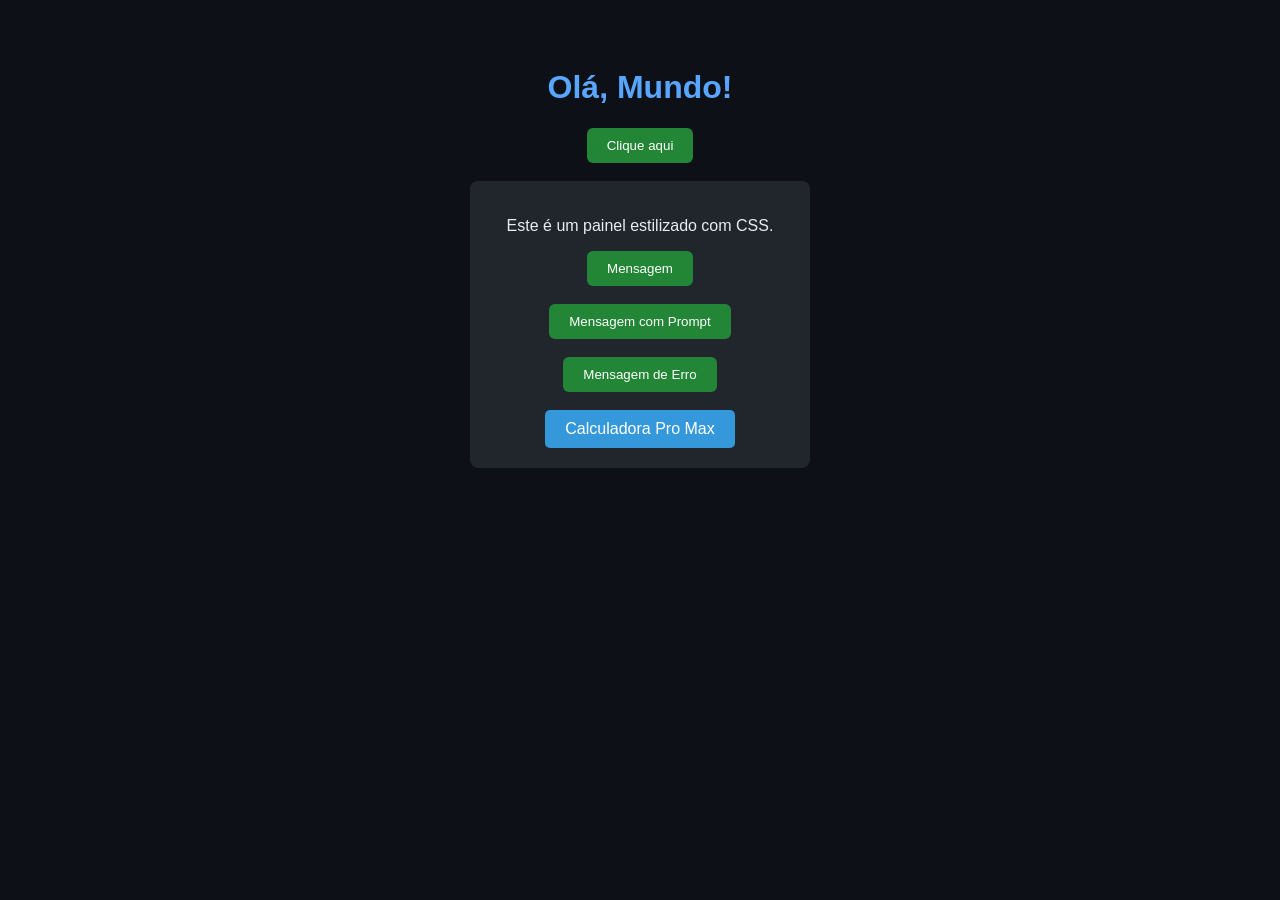
<file: index.html>
<!DOCTYPE html>
<html lang="pt-BR">

<head>
  <meta charset="UTF-8">
  <title>Minha Página</title>
  <link rel="stylesheet" href="styles.css">
</head>

<body>
  <h1 id="titulo">Olá, Mundo!</h1>
  <button onclick="mudar()">Clique aqui</button>

  <br><br>
  <div class="painel">
    <p>Este é um painel estilizado com CSS.</p>
    <button onclick="mensagem()">Mensagem</button>
    <br>
    <button onclick="mensagemWindowAlert()">Mensagem com Prompt</button>
    <br>
    <button onclick="mensagemErro()">Mensagem de Erro</button>
    <br>
    <a href="calculadora/calculadora.html" class="botao-link">Calculadora Pro Max</a>
  </div>

  <script src="script.js"></script>

</body>

</html>
</file>
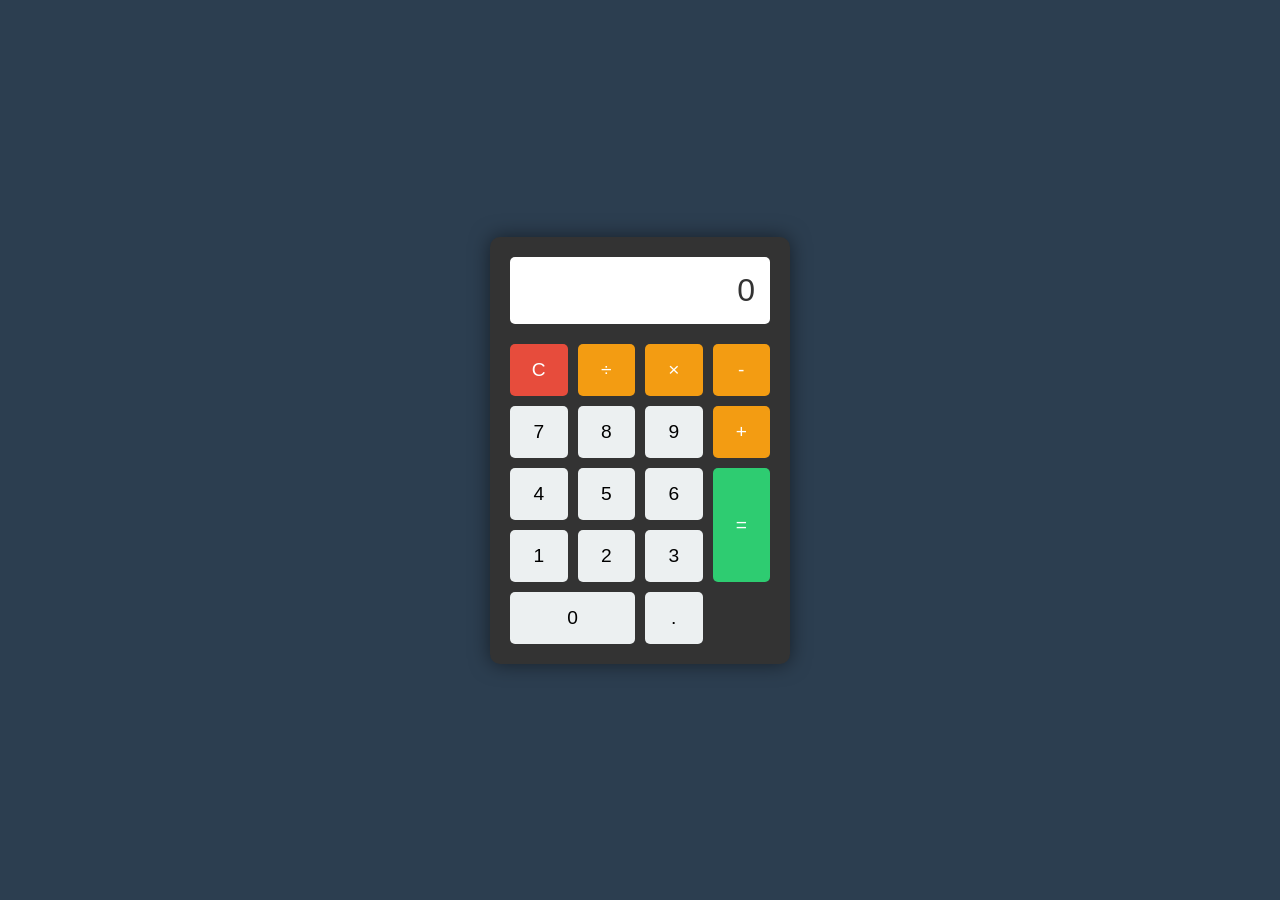
<file: calculadora/calculadora.html>
<!DOCTYPE html>
<html lang="pt-BR">
<head>
    <meta charset="UTF-8">
    <meta name="viewport" content="width=device-width, initial-scale=1.0">
    <title>Calculadora Simples</title>
    <link rel="stylesheet" href="calculadora.css">
</head>
<body>

<div class="calculator">
    <div class="display" id="display">0</div>
    
    <div class="buttons">
        <button class="btn clear" onclick="clearDisplay()">C</button>
        <button class="btn operator" onclick="appendValue('/')">&divide;</button>  <!-- Usando &divide; para o símbolo de divisão -->
        <button class="btn operator" onclick="appendValue('*')">&times;</button> <!-- Usando &times; para o símbolo de multiplicação -->
        <button class="btn operator" onclick="appendValue('-')">-</button>
        
        <button class="btn" onclick="appendValue('7')">7</button>
        <button class="btn" onclick="appendValue('8')">8</button>
        <button class="btn" onclick="appendValue('9')">9</button>
        <button class="btn operator" onclick="appendValue('+')">+</button>
        
        <button class="btn" onclick="appendValue('4')">4</button>
        <button class="btn" onclick="appendValue('5')">5</button>
        <button class="btn" onclick="appendValue('6')">6</button>
        <button class="btn equals" onclick="calculate()">=</button>
        
        <button class="btn" onclick="appendValue('1')">1</button>
        <button class="btn" onclick="appendValue('2')">2</button>
        <button class="btn" onclick="appendValue('3')">3</button>
        
        <button class="btn zero" onclick="appendValue('0')">0</button>
        <button class="btn" onclick="appendValue('.')">.</button>
    </div>
</div>

<script src="script_calc.js"></script>
</body>
</html>
</file>
<file: styles.css>
body {
  font-family: Arial, sans-serif;
  background: #0d1117;
  color: #e6edf3;
  text-align: center;
  padding: 40px;
}

h1 {
  color: #58a6ff;
}

button {
  background: #238636;
  color: white;
  padding: 10px 20px;
  border: none;
  border-radius: 6px;
  cursor: pointer;
}

.painel{
  background: #21262d;
  padding: 20px;  
  border-radius: 8px;
  margin-top: 20px; 
  display: grid;
  place-items: center;
  margin: 0 auto;  
  width: 300px;
}

.botao-link {
    display: inline-block;        /* Permite definir largura e altura, se precisar */
    padding: 10px 20px;           /* Espaçamento interno */
    background-color: #3498db;    /* Cor de fundo */
    color: white;                 /* Cor do texto */
    text-decoration: none;        /* Remove o sublinhado padrão dos links */
    border-radius: 5px;           /* Arredonda as bordas */
    font-family: Arial, sans-serif;
    transition: background-color 0.3s; /* Deixa a mudança de cor suave */
}

/* Efeito ao passar o mouse por cima */
.botao-link:hover {
    background-color: #2980b9;
}
</file>
<file: calculadora/calculadora.css>
/* 1. RESET BÁSICO
  Remove as margens e espaçamentos padrão do navegador para que 
  possamos ter controle total sobre o layout.
*/
* {
    box-sizing: border-box; /* Garante que o padding não aumente o tamanho total dos elementos */
    margin: 0;
    padding: 0;
    font-family: Arial, sans-serif; /* Define uma fonte limpa para todo o projeto */
}

/* 2. FUNDO E CENTRALIZAÇÃO (O Corpo da Página)
  Usamos o Flexbox aqui apenas para colocar a calculadora bem no centro da tela.
*/
body {
    display: flex;             /* Ativa o modo flexível */
    justify-content: center;   /* Centraliza a calculadora na horizontal */
    align-items: center;       /* Centraliza a calculadora na vertical */
    height: 100vh;             /* Faz o body ocupar 100% da altura da tela */
    background-color: #2c3e50; /* Uma cor de fundo escura e elegante para a página */
}

/* 3. A CARCAÇA DA CALCULADORA
  Este é o contêiner principal que comporta o visor e os botões.
*/
.calculator {
    background-color: #333;    /* Fundo cinza escuro para a calculadora */
    padding: 20px;             /* Espaço interno entre a borda e os botões/visor */
    border-radius: 10px;       /* Arredonda as pontas da calculadora */
    box-shadow: 0px 0px 20px rgba(0, 0, 0, 0.5); /* Cria uma sombra para dar efeito 3D flutuante */
    width: 300px;              /* Define uma largura fixa para não ficar muito larga */
}

/* 4. O VISOR (A Tela onde aparecem os números)*/
.display {
    background-color: #fff;    /* Fundo branco para dar contraste com os números */
    color: #333;               /* Cor do texto (números) cinza escuro */
    font-size: 2rem;           /* Tamanho grande para a fonte */
    text-align: right;         /* Alinha os números à direita (padrão de calculadoras) */
    padding: 15px;             /* Espaço interno para os números não grudarem na borda */
    border-radius: 5px;        /* Bordas levemente arredondadas no visor */
    margin-bottom: 20px;       /* Cria um espaço entre o visor e a área dos botões abaixo dele */
    overflow-x: auto;          /* Se o número for muito grande, permite rolar para o lado */
    white-space: nowrap;       /* Impede que os números quebrem para a linha de baixo */
}

/* 5. O CONTÊINER DOS BOTÕES (Grade)
  Aqui o CSS Grid ajuda organizando os botões perfeitamente.
*/
.buttons {
    display: grid;             /* Ativa o sistema de grade 2D */
    grid-template-columns: repeat(4, 1fr); /* Cria exatamente 4 colunas de larguras iguais (1 fração cada) */
    gap: 10px;                 /* Cria o vão (espaçamento) de 10px entre cada botão */
}

/* 6. ESTILO BASE DE TODOS OS BOTÕES
*/
.btn {
    padding: 15px;             /* Deixa o botão fácil de clicar */
    font-size: 1.2rem;         /* Aumenta o tamanho do texto dentro do botão */
    border: none;              /* Remove a borda feia padrão do HTML */
    border-radius: 5px;        /* Arredonda os cantos dos botões */
    background-color: #ecf0f1; /* Cor de fundo cinza bem claro */
    cursor: pointer;           /* Muda o ícone do mouse para a "mãozinha" ao passar por cima */
    transition: background-color 0.2s; /* Faz a mudança de cor ao passar o mouse ser suave, não brusca */
}

/* Efeito Hover genérico: escurece um pouco qualquer botão ao passar o mouse */
.btn:hover {
    background-color: #bdc3c7;
}

/* 7. BOTÕES DE OPERADORES (+, -, *, /)*/
.btn.operator {
    background-color: #f39c12; /* Cor laranja para destacar as operações matemáticas */
    color: white;              /* Muda a cor do texto/símbolo para branco */
}

.btn.operator:hover {
    background-color: #e67e22; /* Laranja um pouco mais escuro no hover */
}

/* 8. BOTÃO DE LIMPAR (C)*/
.btn.clear {
    background-color: #e74c3c; /* Cor vermelha para indicar uma ação de apagar/deletar */
    color: white;
}

.btn.clear:hover {
    background-color: #c0392b; /* Vermelho mais escuro no hover */
}

/* 9. BOTÃO DE IGUAL (=)
  Este botão é especial porque ele é mais alto que os outros.
*/
.btn.equals {
    background-color: #2ecc71; /* Cor verde para indicar o resultado/conclusão */
    color: white;
    grid-row: span 2;          /* Manda este botão se esticar e ocupar a altura de 2 linhas! */
}

.btn.equals:hover {
    background-color: #27ae60; /* Verde escuro no hover */
}

/* 10. BOTÃO ZERO (0)
  Este botão é especial porque ele é mais largo que os outros.
*/
.btn.zero {
    grid-column: span 2;       /* Manda este botão se esticar e ocupar a largura de 2 colunas! */
}
</file>
